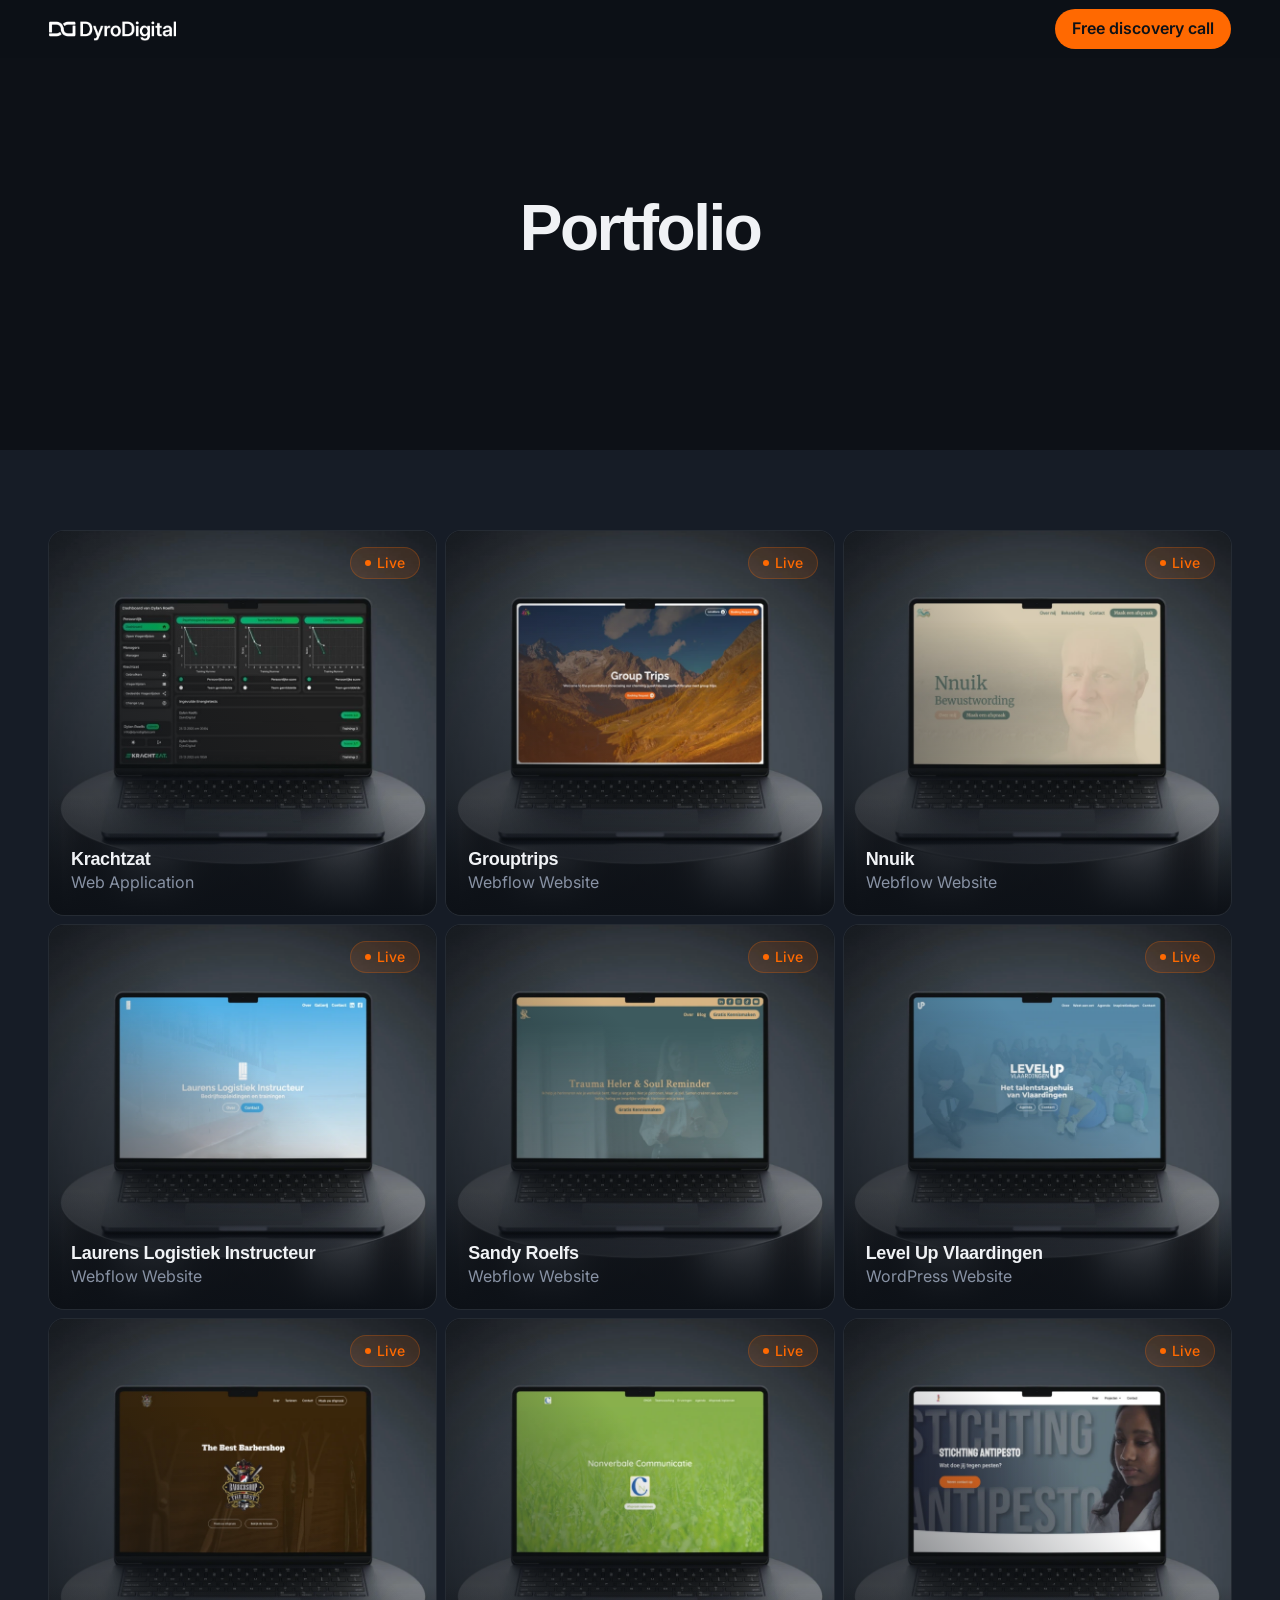
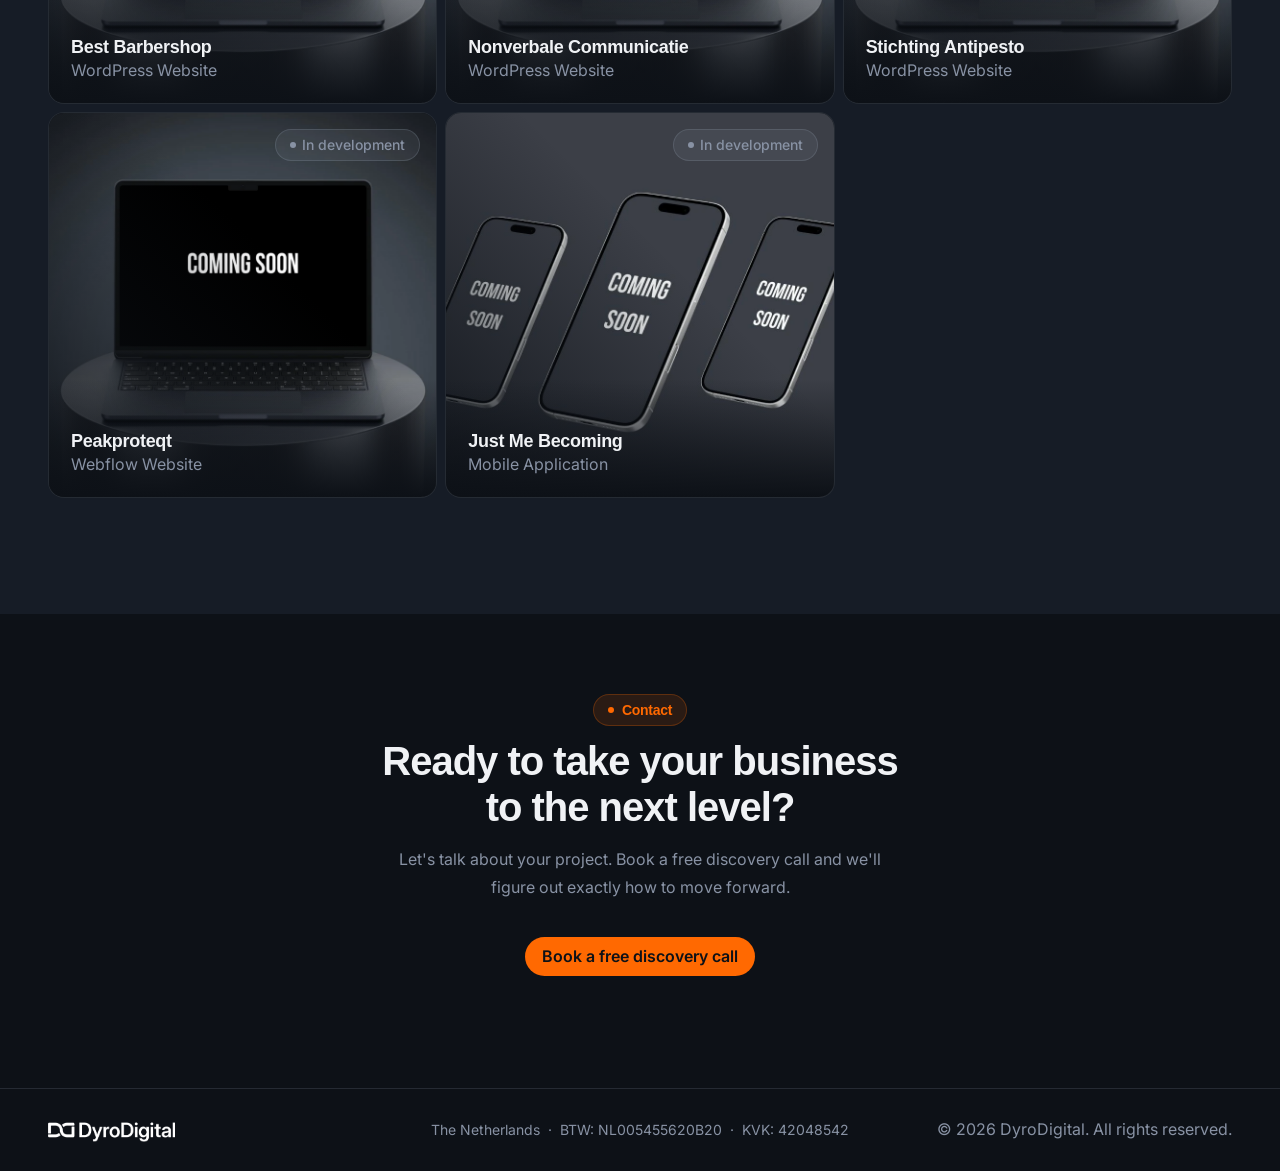
<file: portfolio.html>
<!DOCTYPE html>
<html lang="en">
<head>
<meta charset="UTF-8"/>
<meta name="viewport" content="width=device-width, initial-scale=1.0"/>
<title>Portfolio | DyroDigital — Web & App Projects</title>
<meta name="description" content="Browse all DyroDigital projects — custom web applications, Webflow websites, WordPress websites, and mobile applications. 20+ projects delivered."/>
<meta name="keywords" content="DyroDigital portfolio, web design projects, Webflow websites, WordPress websites, mobile app development, web application examples"/>
<meta name="author" content="Dylan Roelfs"/>
<meta name="robots" content="index, follow"/>
<link rel="canonical" href="https://dyrodigital.com/portfolio"/>

<!-- Open Graph -->
<meta property="og:type" content="website"/>
<meta property="og:url" content="https://dyrodigital.com/portfolio"/>
<meta property="og:site_name" content="DyroDigital"/>
<meta property="og:title" content="Portfolio | DyroDigital — Web & App Projects"/>
<meta property="og:description" content="Browse all DyroDigital projects — custom web applications, Webflow websites, WordPress websites, and mobile applications."/>
<meta property="og:image" content="https://dyrodigital.com/assets/images/logo/logo-square-orange.png"/>

<!-- Twitter Card -->
<meta name="twitter:card" content="summary"/>
<meta name="twitter:site" content="@dyrodigital"/>
<meta name="twitter:title" content="Portfolio | DyroDigital — Web & App Projects"/>
<meta name="twitter:description" content="Browse all DyroDigital projects — custom web applications, Webflow websites, WordPress websites, and mobile applications."/>
<meta name="twitter:image" content="https://dyrodigital.com/assets/images/logo/logo-square-orange.png"/>

<!-- Google Analytics -->
<script async src="https://www.googletagmanager.com/gtag/js?id=G-SEGFXCZLWB"></script>
<script>window.dataLayer=window.dataLayer||[];function gtag(){dataLayer.push(arguments);}gtag('js',new Date());gtag('config','G-SEGFXCZLWB');</script>

<link rel="sitemap" type="application/xml" href="/sitemap.xml"/>
<link rel="icon" type="image/png" href="assets/images/logo/logo-square-orange.png"/>
<link rel="preconnect" href="https://fonts.googleapis.com"/>
<link href="https://fonts.googleapis.com/css2?family=Inter:wght@400;500&family=Inter+Display:wght@500;600;700&display=swap" rel="stylesheet"/>
<link rel="stylesheet" href="https://cdnjs.cloudflare.com/ajax/libs/font-awesome/6.5.0/css/all.min.css"/>
<link rel="stylesheet" href="assets/css/style.css"/>
</head>
<body>
<div id="page-loader"><img src="assets/images/logo/logo-square-orange.png" alt=""/></div>
<div id="page-content">
<nav>
  <a href="/" class="nav-logo"><img src="assets/images/logo/logo-horizontal.png" alt="DyroDigital" class="nav-logo-img"/></a>
  <div></div>
  <a href="https://cal.eu/dyrodigital/free-discovery-call" class="nav-cta" target="_blank" rel="noopener">Free discovery call</a>
  <button class="nav-hamburger" id="navHamburger" aria-label="Menu">
    <span></span><span></span><span></span>
  </button>
</nav>

<div class="nav-mobile-menu" id="navMobileMenu">
  <a href="https://cal.eu/dyrodigital/free-discovery-call" class="btn-primary" target="_blank" rel="noopener">Free discovery call</a>
</div>

<!-- HERO -->
<section class="port-hero">
  <h1 class="hero-title">Portfolio</h1>
</section>

<!-- ALL PROJECTS -->
<section id="projects" style="background:var(--surface)">
  <div class="fade-in">
    <div class="portfolio-grid port-grid">
      <a href="#" class="proj-card" target="_blank" rel="noopener">
        <div class="proj-thumb">
          <img src="assets/images/portfolio/krachtzat.webp" alt="Krachtzat"/>
          <span class="proj-status proj-status--live"><span class="hero-dot"></span>Live</span>
          <div class="proj-overlay">
            <h4>Krachtzat</h4>
            <p class="text">Web Application</p>
          </div>
        </div>
      </a>
      <a href="https://grouptrips.ch/" class="proj-card" target="_blank" rel="noopener">
        <div class="proj-thumb">
          <img src="assets/images/portfolio/grouptrips.webp" alt="Grouptrips"/>
          <span class="proj-status proj-status--live"><span class="hero-dot"></span>Live</span>
          <div class="proj-overlay">
            <h4>Grouptrips</h4>
            <p class="text">Webflow Website</p>
          </div>
        </div>
      </a>
      <a href="https://nnuik.nl" class="proj-card" target="_blank" rel="noopener">
        <div class="proj-thumb">
          <img src="assets/images/portfolio/nnuik.webp" alt="Nnuik"/>
          <span class="proj-status proj-status--live"><span class="hero-dot"></span>Live</span>
          <div class="proj-overlay">
            <h4>Nnuik</h4>
            <p class="text">Webflow Website</p>
          </div>
        </div>
      </a>
      <a href="https://ll-instructeur.nl" class="proj-card" target="_blank" rel="noopener">
        <div class="proj-thumb">
          <img src="assets/images/portfolio/laurens_logistiek_instructeur.webp" alt="Laurens Logistiek Instructeur"/>
          <span class="proj-status proj-status--live"><span class="hero-dot"></span>Live</span>
          <div class="proj-overlay">
            <h4>Laurens Logistiek Instructeur</h4>
            <p class="text">Webflow Website</p>
          </div>
        </div>
      </a>
      <a href="https://sandyroelfs.com" class="proj-card" target="_blank" rel="noopener">
        <div class="proj-thumb">
          <img src="assets/images/portfolio/sandy_roelfs.webp" alt="Sandy Roelfs"/>
          <span class="proj-status proj-status--live"><span class="hero-dot"></span>Live</span>
          <div class="proj-overlay">
            <h4>Sandy Roelfs</h4>
            <p class="text">Webflow Website</p>
          </div>
        </div>
      </a>
      <a href="https://levelupvlaardingen.nl" class="proj-card" target="_blank" rel="noopener">
        <div class="proj-thumb">
          <img src="assets/images/portfolio/level_up_vlaardingen.webp" alt="Level Up Vlaardingen"/>
          <span class="proj-status proj-status--live"><span class="hero-dot"></span>Live</span>
          <div class="proj-overlay">
            <h4>Level Up Vlaardingen</h4>
            <p class="text">WordPress Website</p>
          </div>
        </div>
      </a>
      <a href="https://bestbarbershop.nl" class="proj-card" target="_blank" rel="noopener">
        <div class="proj-thumb">
          <img src="assets/images/portfolio/best_barbershop.webp" alt="Best Barbershop"/>
          <span class="proj-status proj-status--live"><span class="hero-dot"></span>Live</span>
          <div class="proj-overlay">
            <h4>Best Barbershop</h4>
            <p class="text">WordPress Website</p>
          </div>
        </div>
      </a>
      <a href="https://nonverbalecommunicatie.nu" class="proj-card" target="_blank" rel="noopener">
        <div class="proj-thumb">
          <img src="assets/images/portfolio/nonverbale_communicatie.webp" alt="Nonverbale Communicatie"/>
          <span class="proj-status proj-status--live"><span class="hero-dot"></span>Live</span>
          <div class="proj-overlay">
            <h4>Nonverbale Communicatie</h4>
            <p class="text">WordPress Website</p>
          </div>
        </div>
      </a>
      <a href="https://antipesto.nl" class="proj-card" target="_blank" rel="noopener">
        <div class="proj-thumb">
          <img src="assets/images/portfolio/stichting_antipesto.webp" alt="Stichting Antipesto"/>
          <span class="proj-status proj-status--live"><span class="hero-dot"></span>Live</span>
          <div class="proj-overlay">
            <h4>Stichting Antipesto</h4>
            <p class="text">WordPress Website</p>
          </div>
        </div>
      </a>
      <div class="proj-card">
        <div class="proj-thumb">
          <img src="assets/images/portfolio/coming_soon_web.webp" alt="Peakproteqt"/>
          <span class="proj-status proj-status--dev"><span class="hero-dot"></span>In development</span>
          <div class="proj-overlay">
            <h4>Peakproteqt</h4>
            <p class="text">Webflow Website</p>
          </div>
        </div>
      </div>
      <div class="proj-card">
        <div class="proj-thumb">
          <img src="assets/images/portfolio/coming_soon_mobile.webp" alt="Just Me Becoming"/>
          <span class="proj-status proj-status--dev"><span class="hero-dot"></span>In development</span>
          <div class="proj-overlay">
            <h4>Just Me Becoming</h4>
            <p class="text">Mobile Application</p>
          </div>
        </div>
      </div>
    </div>
  </div>
</section>

<!-- CONTACT -->
<section id="contact">
  <div class="fade-in">
    <div class="contact-inner">
      <div class="section-label" style="text-align:center">Contact</div>
      <div class="section-title" style="text-align:center">Ready to take your business<br>to the next level?</div>
      <p class="section-sub" style="text-align:center;margin:16px auto 36px">Let's talk about your project. Book a free discovery call and we'll figure out exactly how to move forward.</p>
      <a href="https://cal.eu/dyrodigital/free-discovery-call" class="btn-primary" target="_blank" rel="noopener" style="display:inline-block;margin-bottom:32px">Book a free discovery call</a>
    </div>
  </div>
</section>

<footer>
  <a href="/" class="nav-logo"><img src="assets/images/logo/logo-horizontal.png" alt="DyroDigital" class="nav-logo-img"/></a>
  <span class="footer-legal">The Netherlands &nbsp;·&nbsp; BTW: NL005455620B20 &nbsp;·&nbsp; KVK: 42048542</span>
  <span class="footer-copy">© 2026 DyroDigital. All rights reserved.</span>
</footer>

</div><!-- end #page-content -->
<script type="application/ld+json">
{
  "@context": "https://schema.org",
  "@graph": [
    {
      "@type": "Organization",
      "@id": "https://dyrodigital.com/#organization",
      "name": "DyroDigital",
      "url": "https://dyrodigital.com"
    },
    {
      "@type": "CollectionPage",
      "@id": "https://dyrodigital.com/portfolio/#webpage",
      "url": "https://dyrodigital.com/portfolio",
      "name": "Portfolio | DyroDigital — Web & App Projects",
      "description": "Browse all DyroDigital projects — custom web applications, Webflow websites, WordPress websites, and mobile applications.",
      "isPartOf": { "@id": "https://dyrodigital.com/#website" },
      "breadcrumb": {
        "@type": "BreadcrumbList",
        "itemListElement": [
          {
            "@type": "ListItem",
            "position": 1,
            "name": "Home",
            "item": "https://dyrodigital.com"
          },
          {
            "@type": "ListItem",
            "position": 2,
            "name": "Portfolio",
            "item": "https://dyrodigital.com/portfolio"
          }
        ]
      }
    },
    {
      "@type": "ItemList",
      "name": "DyroDigital Projects",
      "itemListElement": [
        { "@type": "ListItem", "position": 1, "name": "Krachtzat", "description": "Web Application" },
        { "@type": "ListItem", "position": 2, "name": "Grouptrips", "url": "https://grouptrips.ch", "description": "Webflow Website" },
        { "@type": "ListItem", "position": 3, "name": "Nnuik", "url": "https://nnuik.nl", "description": "Webflow Website" },
        { "@type": "ListItem", "position": 4, "name": "Laurens Logistiek Instructeur", "url": "https://ll-instructeur.nl", "description": "Webflow Website" },
        { "@type": "ListItem", "position": 5, "name": "Sandy Roelfs", "url": "https://sandyroelfs.com", "description": "Webflow Website" },
        { "@type": "ListItem", "position": 6, "name": "Level Up Vlaardingen", "url": "https://levelupvlaardingen.nl", "description": "WordPress Website" },
        { "@type": "ListItem", "position": 7, "name": "Best Barbershop", "url": "https://bestbarbershop.nl", "description": "WordPress Website" },
        { "@type": "ListItem", "position": 8, "name": "Nonverbale Communicatie", "url": "https://nonverbalecommunicatie.nu", "description": "WordPress Website" },
        { "@type": "ListItem", "position": 9, "name": "Stichting Antipesto", "url": "https://antipesto.nl", "description": "WordPress Website" },
        { "@type": "ListItem", "position": 10, "name": "Peakproteqt", "description": "Webflow Website — in development" },
        { "@type": "ListItem", "position": 11, "name": "Just Me Becoming", "description": "Mobile Application — in development" }
      ]
    }
  ]
}
</script>
<script src="assets/js/main.js"></script>
</body>
</html>
</file>
<file: assets/css/style.css>
*{margin:0;padding:0;box-sizing:border-box}

/* PAGE LOADER */
#page-loader{position:fixed;inset:0;z-index:9999;background:var(--bg);display:flex;align-items:center;justify-content:center;pointer-events:none}
#page-loader.fade-out{animation:loader-fade 0.6s ease-out forwards}
#page-loader img{width:3.5rem;height:3.5rem;animation:loader-spin 0.8s cubic-bezier(.4,0,.2,1) forwards}
@keyframes loader-spin{from{transform:rotate(0deg)}to{transform:rotate(360deg)}}
@keyframes loader-fade{from{opacity:1}to{opacity:0;visibility:hidden}}
@keyframes body-fadein{from{opacity:0}to{opacity:1}}
#page-content{opacity:0;animation:body-fadein 0.6s ease-out 0.9s both}
:root{
  --accent:#ff6901;
  --bg:#0d1117;
  --surface:#161c26;
  --text:#f0f2f5;
  --muted:#8892a4;
  --border:rgba(136,146,164,0.2);
}
html{scroll-behavior:smooth}
body{background:var(--bg);color:var(--text);font-family:'Inter',sans-serif;font-size:1rem;line-height:1.6;overflow-x:hidden}
h1,.hero-title{font-family:'Inter Display',sans-serif;font-size:4rem;font-weight:700;letter-spacing:-2.5px;line-height:1.05}
h2,.section-title{font-family:'Inter Display',sans-serif;font-size:2.5rem;font-weight:700;letter-spacing:-1px;line-height:1.15}
h3{font-family:'Inter Display',sans-serif;font-size:1.75rem;font-weight:600;letter-spacing:-0.5px;line-height:1.2}
h4,.stat-num{font-family:'Inter Display',sans-serif;font-size:1.125rem;font-weight:600;letter-spacing:-0.3px;line-height:1.2}
p,li,a{font-family:'Inter',sans-serif;font-size:1rem}

/* CONTAINER */
.container{width:calc(min(100%,1400px) - 3rem * 2);margin-left:auto;margin-right:auto}
@media(max-width:1024px){.container{width:calc(min(100%,1400px) - 2rem * 2)}}
@media(max-width:768px){.container{width:calc(100% - 1rem * 2)}}

/* NAV */
nav{position:fixed;top:0;left:0;right:0;z-index:100;background:rgba(13,17,23,0.85);backdrop-filter:blur(20px);-webkit-backdrop-filter:blur(20px);border:1px solid transparent;border-radius:0;padding:0 max(3rem, calc((100% - 1400px) / 2));height:3.625rem;display:grid;grid-template-columns:1fr auto 1fr;align-items:center;transition:top .35s ease,left .35s ease,right .35s ease,padding .35s ease,height .35s ease,border-radius .35s ease,box-shadow .35s ease,background .35s ease,border-color .35s ease}
nav.floating{top:0.875rem;left:max(3rem, calc((100% - 1400px) / 2));right:max(3rem, calc((100% - 1400px) / 2));height:auto;padding:0.625rem 0.875rem;border-radius:999px;border-color:var(--border);box-shadow:0 0.5rem 2rem rgba(0,0,0,0.45);background:rgba(13,17,23,0.92)}
.nav-logo{justify-self:start;text-decoration:none;display:flex;align-items:center}
.nav-logo-img{height:1.5rem;width:auto;display:block}
.nav-links{display:flex;gap:1.75rem;list-style:none;justify-self:center}
.nav-links a{color:var(--muted);text-decoration:none;font-size:1rem;display:inline-block;vertical-align:middle}
.nl-wrap{display:inline-block;overflow:hidden;height:1.2em;position:relative;line-height:1.2}
.nl-top,.nl-bot{display:block;transition:transform 0.4s cubic-bezier(.4,0,.2,1)}
.nl-top{transform:translateY(0)}
.nl-bot{position:absolute;top:0;left:0;transform:translateY(100%);color:var(--text)}
.nav-links a:hover .nl-top{transform:translateY(-100%)}
.nav-links a:hover .nl-bot{transform:translateY(0)}
.nav-cta{background:var(--accent);color:var(--bg);border:1px solid transparent;padding:0.375rem 1rem;border-radius:999px;font-size:1rem;font-weight:600;cursor:pointer;text-decoration:none;transition:opacity 0.35s ease-out;justify-self:end}
.nav-cta:hover{opacity:.85}
@media(max-width:1024px){nav{padding:0 2rem;grid-template-columns:1fr auto}nav.floating{left:2rem;right:2rem;padding:0.625rem 0.875rem}}
@media(max-width:768px){nav{padding:0 1rem}nav.floating{left:1rem;right:1rem}}

/* HERO */
.hero{min-height:100vh;display:flex;flex-direction:column;align-items:center;justify-content:center;text-align:center;padding:7.5rem max(3rem, calc((100% - 1400px) / 2)) 5rem;position:relative}
@media(max-width:1024px){.hero{padding:7.5rem 2rem 5rem}}
@media(max-width:768px){.hero{padding:6.25rem 1rem 3.75rem}}
#heroCanvas{position:absolute;inset:0;width:100%;height:100%;pointer-events:none;z-index:0}
.hero>*:not(#heroCanvas){position:relative;z-index:1}
.hero-badge{display:inline-flex;align-items:center;gap:0.5rem;background:rgba(255,105,1,0.12);border:1px solid rgba(255,105,1,0.25);border-radius:999px;padding:0.25rem 0.875rem;font-size:0.875rem;color:var(--accent);margin-bottom:2rem}
.hero-dot{width:0.375rem;height:0.375rem;background:var(--accent);border-radius:50%;animation:pulse 2s infinite}
@keyframes pulse{0%,100%{opacity:1}50%{opacity:.35}}
.hero-title{margin-bottom:1.5rem}
.hero-title .accent{color:var(--accent)}
.hero-sub{font-size:1rem;color:var(--muted);max-width:36.25rem;margin:0 auto 2.75rem;line-height:1.7}
.hero-btns{display:flex;gap:0.875rem;flex-wrap:wrap;justify-content:center}
.btn-primary{background:var(--accent);color:var(--bg);border:1px solid transparent;padding:0.375rem 1rem;border-radius:999px;font-size:1rem;font-weight:600;cursor:pointer;text-decoration:none;transition:transform 0.35s ease-out,opacity 0.35s ease-out;display:inline-block}
.btn-primary:hover{transform:translateY(-1px);opacity:.9}
.btn-ghost{background:transparent;color:var(--text);border:1px solid var(--border);padding:0.375rem 1rem;border-radius:999px;font-size:1rem;font-weight:500;cursor:pointer;text-decoration:none;transition:background 0.35s ease-out,border-color 0.35s ease-out,color 0.35s ease-out;display:inline-block}
.btn-ghost:hover{background:var(--surface);border-color:rgba(136,146,164,0.4)}
.hero-scroll{position:absolute;bottom:2.25rem;left:50%;transform:translateX(-50%);width:1px;height:3rem;background:linear-gradient(to bottom,var(--accent),transparent);animation:scrollAnim 2s ease-in-out infinite}
@keyframes scrollAnim{0%{opacity:1}100%{opacity:0;transform:translateX(-50%) translateY(1rem)}}

/* SECTIONS */
section{padding:5rem max(3rem, calc((100% - 1400px) / 2))}
@media(max-width:1024px){section{padding:2.5rem 2rem}}
@media(max-width:768px){section{padding:2.5rem 1rem}}
.section-label{font-family:'Inter Display',sans-serif;font-size:0.875rem;font-weight:600;letter-spacing:-0.3px;color:var(--accent);margin-bottom:0.75rem;display:inline-flex;align-items:center;gap:0.5rem;background:rgba(255,105,1,0.12);border:1px solid rgba(255,105,1,0.25);border-radius:999px;padding:0.25rem 0.875rem}
.section-label::before{content:'';width:0.375rem;height:0.375rem;background:var(--accent);border-radius:50%;animation:pulse 2s infinite;flex-shrink:0}
.section-title{margin-bottom:0.875rem}
.section-sub{color:var(--muted);font-size:1rem;max-width:31.25rem;line-height:1.7}
.section-head{margin-bottom:3.25rem}
.fade-in{opacity:0;transform:translateY(1.25rem);transition:opacity .65s ease,transform .65s ease}
.fade-in.visible{opacity:1;transform:none}

/* PROCESS */
#process{background:var(--bg)}
.stepper-nav{position:relative;display:flex;justify-content:space-between;align-items:flex-start;margin-bottom:1.5rem}
.stepper-nav::before{content:'';position:absolute;top:1.375rem;left:1.375rem;right:1.375rem;height:2px;background:var(--border);transform:translateY(-50%);z-index:0}
.stepper-progress{position:absolute;top:1.375rem;left:1.375rem;height:2px;background:var(--accent);transform:translateY(-50%);z-index:0;transition:width 0.45s ease-out}
.stepper-item{display:flex;flex-direction:column;align-items:center;gap:0.5rem}
.stepper-dot{position:relative;z-index:1;width:2.75rem;height:2.75rem;border-radius:50%;background:var(--bg);border:2px solid var(--border);display:flex;align-items:center;justify-content:center;font-size:0.75rem;font-weight:700;line-height:1;padding-top:0.2rem;color:var(--muted);cursor:pointer;transition:border-color 0.35s ease-out,color 0.35s ease-out,background 0.35s ease-out,box-shadow 0.35s ease-out;flex-shrink:0}
.stepper-dot:hover{border-color:rgba(255,105,1,0.5);color:var(--accent)}
.stepper-dot.done{background:var(--accent);border-color:var(--accent);color:var(--bg)}
.stepper-dot.active{border-color:var(--accent);color:var(--accent);box-shadow:0 0 0 4px rgba(255,105,1,0.15)}
.stepper-label{font-size:0.7rem;color:var(--muted);text-align:center;white-space:nowrap;transition:color 0.35s ease-out}
.stepper-label.active{color:var(--accent);font-weight:600}
.stepper-card{background:var(--surface);border:1px solid var(--border);border-radius:1rem;padding:1.5rem 2rem;display:flex;align-items:flex-start}
.stepper-card-content{flex:1;transition:opacity 0.35s ease-out,transform 0.35s ease-out}
.stepper-card-step{font-size:1rem;color:var(--accent);margin:0;line-height:1.4}
.stepper-card-title{font-size:1.125rem;font-weight:600;letter-spacing:-0.3px;line-height:1.2;margin:0 0 0.75rem;color:var(--text)}
.stepper-card-text{font-size:0.95rem;color:var(--muted);line-height:1.7}
.stepper-controls{display:flex;justify-content:space-between;align-items:center;margin-top:1.25rem}
.stepper-btn{display:flex;align-items:center;gap:0.5rem;background:none;border:1px solid var(--border);border-radius:999px;padding:0.625rem 1.25rem;font-size:0.875rem;color:var(--muted);cursor:pointer;transition:border-color 0.35s ease-out,color 0.35s ease-out;font-family:inherit}
.stepper-btn:hover{border-color:rgba(255,105,1,0.4);color:var(--accent)}
.stepper-btn:disabled{opacity:0.25;cursor:default;pointer-events:none}
.stepper-btn svg{width:1rem;height:1rem}
.stepper-counter{font-size:0.8rem;color:var(--muted)}
.stepper-counter span{color:var(--accent);font-weight:600}
@media(max-width:768px){.stepper-label{display:none}}

/* ABOUT */
.about-inner{display:grid;grid-template-columns:0.6fr 1.4fr;gap:4rem;align-items:center}
@media(max-width:768px){.about-inner{grid-template-columns:1fr;gap:2rem}}
.about-photo{border-radius:1rem;overflow:hidden;aspect-ratio:1/1}
.about-photo img{width:100%;height:100%;object-fit:cover;display:block}
.about-text{display:flex;flex-direction:column;gap:1.25rem}
.about-text p{font-size:1rem;color:var(--muted);line-height:1.8;margin:0}
.about-location{align-self:flex-start;display:inline-flex;align-items:center;gap:0.5rem;background:rgba(136,146,164,0.08);border:1px solid var(--border);border-radius:999px;padding:0.375rem 1rem;font-size:0.875rem;color:var(--muted)}

/* SERVICES */
#services{background:var(--surface)}
.services-grid{display:grid;grid-template-columns:repeat(auto-fit,minmax(18.75rem,1fr));gap:0.5rem}
.svc-card{background:var(--bg);border:1px solid var(--border);border-radius:1rem;padding:2rem;transition:border-color 0.35s ease-out,transform 0.35s ease-out;display:block}
.svc-card:hover{border-color:rgba(255,105,1,0.35);transform:translateY(-3px)}
.svc-card:hover .svc-tag{color:var(--accent);background:rgba(255,105,1,0.08);border-color:rgba(255,105,1,0.3)}
.svc-card:hover .svc-tag:nth-child(1){transition-delay:0ms}
.svc-card:hover .svc-tag:nth-child(2){transition-delay:150ms}
.svc-card:hover .svc-tag:nth-child(3){transition-delay:300ms}
.svc-card:hover .svc-tag:nth-child(4){transition-delay:450ms}
.svc-icon{width:2.75rem;height:2.75rem;background:rgba(255,105,1,0.12);border-radius:1rem;display:flex;align-items:center;justify-content:center;font-size:1.25rem;margin-bottom:1.25rem}
.svc-card h3{margin-bottom:0.625rem;color:var(--text)}
.svc-card p{font-size:1rem;color:var(--muted);line-height:1.7;margin-bottom:1.25rem}
.svc-tags{display:flex;flex-wrap:wrap;gap:0.5rem}
.svc-tag{font-size:0.875rem;color:var(--muted);background:rgba(136,146,164,0.08);border:1px solid rgba(136,146,164,0.2);border-radius:999px;padding:0.25rem 0.875rem;transition:color 0.35s ease-out,background 0.35s ease-out,border-color 0.35s ease-out}

/* STATS */
.stats-grid{display:grid;grid-template-columns:repeat(3,1fr);gap:0.5rem}
.stat-card{background:var(--surface);border:1px solid var(--border);border-radius:1rem;padding:1.75rem 1.25rem;text-align:center}
.stat-num{font-size:2.5rem;font-weight:700;letter-spacing:-1px;line-height:1;color:var(--accent);display:flex;align-items:baseline;justify-content:center;gap:0.25rem}
.stat-suffix{font-size:1.75rem;font-weight:600;color:var(--accent)}
.stat-label{font-size:1rem;color:var(--muted);margin-top:0.5rem;line-height:1.4}
@media(max-width:600px){.stats-grid{grid-template-columns:1fr}}

/* PORTFOLIO */
#portfolio{background:var(--surface)}
.portfolio-grid{display:grid;grid-template-columns:repeat(auto-fit,minmax(18.75rem,1fr));gap:0.5rem;margin-bottom:2.25rem}
.proj-card{background:var(--bg);border:1px solid var(--border);border-radius:1rem;overflow:hidden;transition:transform 0.35s ease-out,border-color 0.35s ease-out;text-decoration:none;display:block}
.proj-card:hover{transform:translateY(-4px);border-color:rgba(255,105,1,0.3)}
.proj-card:hover .svc-tag{color:var(--accent);background:rgba(255,105,1,0.08);border-color:rgba(255,105,1,0.3)}
.proj-thumb{height:24rem;position:relative;overflow:hidden}
.proj-thumb img{position:absolute;inset:0;width:100%;height:100%;object-fit:cover;display:block}
.proj-thumb::after{content:'';position:absolute;inset:0;background:linear-gradient(to top right,rgba(13,17,23,0.85) 0%,rgba(13,17,23,0) 60%);z-index:1;transition:opacity 0.35s ease-out}
.proj-card:hover .proj-thumb::after{opacity:0.35}
.proj-overlay{position:absolute;bottom:0;left:0;right:0;padding:3.25rem 1.375rem 1.375rem;z-index:2;display:flex;flex-direction:column;align-items:flex-start;gap:0;background:linear-gradient(to top,var(--bg) 0%,transparent 100%)}
.proj-overlay h3{color:var(--text);margin-bottom:0}
.portfolio-cta{text-align:center}

/* FAQ */
.faq-list{display:flex;flex-direction:column;gap:0.625rem}
.faq-item{border:1px solid var(--border);border-radius:1rem;padding:0 1.375rem;transition:border-color 0.35s ease-out}
.faq-item.open{border-color:rgba(255,105,1,0.3)}
.faq-q{width:100%;background:none;border:none;color:var(--text);font-family:'Inter',sans-serif;font-size:1rem;font-weight:500;text-align:left;padding:1.25rem 0;cursor:pointer;display:flex;justify-content:space-between;align-items:center;gap:1rem}
.faq-icon{width:1.625rem;height:1.625rem;border:1px solid var(--border);border-radius:50%;display:flex;align-items:center;justify-content:center;flex-shrink:0;color:var(--muted);font-size:1.25rem;line-height:1;transition:transform .4s cubic-bezier(.4,0,.2,1),color 0.35s ease-out,border-color 0.35s ease-out}
.faq-item.open .faq-icon{transform:rotate(45deg);color:var(--accent);border-color:rgba(255,105,1,0.3)}
.faq-a{overflow:hidden;max-height:0;transition:max-height 0.4s ease-in-out}
.faq-a-inner{padding:0.5rem 0 1.25rem;line-height:1.8}

/* TESTIMONIALS */
#testimonials{background:var(--surface)}
.testi-header{display:flex;justify-content:space-between;align-items:flex-end;margin-bottom:2rem}
.testi-nav{display:flex;gap:0.5rem}
.testi-btn{width:3rem;height:3rem;border-radius:1rem;background:var(--bg);border:1px solid var(--border);color:var(--text);font-size:1.125rem;cursor:pointer;display:flex;align-items:center;justify-content:center;transition:border-color 0.35s ease-out,background 0.35s ease-out;line-height:1;flex-shrink:0}
.testi-btn:hover{border-color:rgba(255,105,1,0.4);background:var(--bg)}
.testi-btn:disabled{opacity:.3;cursor:default}
.testi-track-wrap{overflow:hidden;border-radius:1rem;cursor:grab;user-select:none}
.testi-track-wrap.dragging{cursor:grabbing}
.testi-track{display:flex;gap:0.5rem;transition:transform .45s cubic-bezier(.4,0,.2,1)}
.testi-card{background:var(--bg);border:1px solid var(--border);border-radius:1rem;padding:1.75rem;display:flex;flex-direction:column;gap:1rem;min-width:100%;box-sizing:border-box}
.testi-stars{color:var(--accent);font-size:1rem;letter-spacing:0.125rem}
.testi-text{flex:1;line-height:1.8;color:var(--muted)}
.testi-author{display:flex;align-items:center;gap:0.75rem}
.testi-avatar{width:2.75rem;height:2.75rem;border-radius:50%;background:rgba(255,105,1,0.15);display:flex;align-items:center;justify-content:center;font-size:1rem;font-weight:600;color:var(--accent);flex-shrink:0;overflow:hidden}
.testi-avatar img{width:100%;height:100%;object-fit:cover;border-radius:50%}
.testi-author h4{color:var(--text)}
.text{font-size:1rem;color:var(--muted);margin:0;line-height:1.4}
.testi-dots{display:flex;gap:0.375rem;margin-top:1.25rem;justify-content:center}
.testi-dot{width:0.375rem;height:0.375rem;border-radius:50%;background:var(--border);transition:background .3s,width .3s}
.testi-dot.active{background:var(--accent);width:1.25rem;border-radius:0.25rem}

/* CONTACT */
.contact-inner{max-width:37.5rem;margin:0 auto;text-align:center}
.contact-inner .section-sub{margin:0 auto 2.5rem}
.contact-links{display:grid;grid-template-columns:repeat(3,1fr);gap:0.5rem;margin-top:0.5rem}
.contact-link{display:flex;align-items:center;justify-content:space-between;gap:0.5rem;background:var(--surface);border:1px solid var(--border);border-radius:1rem;padding:0.625rem 1rem;font-size:0.875rem;color:var(--muted);text-decoration:none;transition:border-color 0.35s ease-out,color 0.35s ease-out}
.contact-link:hover{border-color:rgba(255,105,1,0.4);color:var(--accent)}
.contact-link svg{width:1rem;height:1rem;fill:currentColor;flex-shrink:0}

/* BOOKING WIDGET */
/* BOOKING WIDGET */
.booking-widget{width:100%;background:var(--surface);border:1px solid var(--border);border-radius:1rem;padding:0;box-sizing:border-box;margin-top:2rem;overflow:hidden}
.booking-grid{display:grid;grid-template-columns:repeat(3,1fr)}
.booking-label{font-family:'Inter Display',sans-serif;font-size:1rem;font-weight:600;color:var(--text);margin:0 0 1rem;letter-spacing:-0.3px}

/* Left info column */
.booking-info{padding:1.75rem 1.5rem;position:relative;display:flex;flex-direction:column;gap:0.75rem}
.booking-info::after{content:'';position:absolute;right:0;top:0;bottom:0;width:1px;background:var(--border)}
.booking-info-org{font-size:0.875rem;color:var(--muted);margin:0}
.booking-info-title{font-family:'Inter Display',sans-serif;font-size:1.25rem;font-weight:600;color:var(--text);letter-spacing:-0.3px;margin:0}
.booking-info-meta{display:flex;flex-direction:column;align-items:flex-start;gap:0.5rem;margin-top:0.5rem}
.booking-tag{display:inline-flex;align-items:center;gap:0.4rem;background:rgba(136,146,164,0.08);border:1px solid rgba(136,146,164,0.2)}
.booking-tag svg{width:0.8125rem;height:0.8125rem;stroke:currentColor;flex-shrink:0}

/* Middle calendar column */
.booking-cal{padding:1.75rem 1.5rem;position:relative}
.booking-cal::after{content:'';position:absolute;right:0;top:0;bottom:0;width:1px;background:var(--border)}
.cal-nav{display:flex;align-items:center;justify-content:space-between;margin-bottom:1rem}
.cal-nav-btn{background:rgba(136,146,164,0.08);border:1px solid rgba(136,146,164,0.2);border-radius:999px;width:2rem;height:2rem;display:flex;align-items:center;justify-content:center;color:var(--muted);cursor:pointer;transition:color 0.35s ease-out,background 0.35s ease-out,border-color 0.35s ease-out;font-size:1rem;line-height:1}
.cal-nav-btn:hover{border-color:var(--accent);color:var(--accent)}
.cal-nav-btn:disabled{opacity:0.3;cursor:default;pointer-events:none}
.cal-month{font-family:'Inter Display',sans-serif;font-size:1rem;font-weight:600;color:var(--text)}
.cal-weekdays{display:grid;grid-template-columns:repeat(7,1fr);gap:2px;margin-bottom:0.25rem}
.cal-weekdays span{text-align:center;font-size:0.75rem;color:var(--muted);font-weight:500;height:2rem;display:flex;align-items:center;justify-content:center}
.cal-days{display:grid;grid-template-columns:repeat(7,1fr);grid-auto-rows:2.25rem;gap:2px}
.cal-day{width:100%;height:100%;display:flex;align-items:center;justify-content:center;border-radius:0.5rem;font-size:0.875rem;cursor:pointer;color:var(--text);transition:background 0.2s ease-out,color 0.2s ease-out;border:none;background:transparent;font-family:'Inter',sans-serif}
.cal-day:focus{outline:none}
.cal-day:hover:not(.cal-disabled):not(.cal-empty):not(.cal-selected){background:var(--bg)}
.cal-day.cal-selected{background:var(--accent);color:var(--text)}
.cal-day.cal-today:not(.cal-selected){position:relative}
.cal-day.cal-today:not(.cal-selected)::after{content:'';position:absolute;bottom:3px;left:50%;transform:translateX(-50%);width:4px;height:4px;border-radius:50%;background:var(--accent)}
.cal-day.cal-disabled{color:var(--border);cursor:default;pointer-events:none}
.cal-day.cal-empty{pointer-events:none}

/* Right slots/form column */
.booking-right{padding:1.75rem 1.5rem;display:flex;flex-direction:column}
.booking-placeholder{display:flex;align-items:center;justify-content:center;flex:1;min-height:10rem}
.booking-slots{display:grid;grid-template-columns:1fr 1fr;gap:0.5rem}
.slot-btn{width:100%;padding:0.25rem 0.875rem;background:rgba(136,146,164,0.08);border:1px solid rgba(136,146,164,0.2);border-radius:999px;color:var(--muted);font-size:0.875rem;cursor:pointer;transition:color 0.35s ease-out,background 0.35s ease-out,border-color 0.35s ease-out;font-family:'Inter',sans-serif}
.slot-btn:hover:not(:disabled){border-color:var(--accent);color:var(--accent)}
.slot-btn.slot-booked{opacity:0.35;cursor:not-allowed;text-decoration:line-through}
.form-field{display:flex;flex-direction:column;gap:0.375rem;margin-bottom:0.875rem}
.form-label{font-size:0.875rem;color:var(--muted);font-weight:500}
.form-input{background:var(--bg);border:1px solid var(--border);border-radius:0.5rem;padding:0.625rem 0.875rem;color:var(--text);font-size:1rem;font-family:'Inter',sans-serif;transition:border-color 0.35s ease-out;outline:none;width:100%;box-sizing:border-box}
.form-input:focus{border-color:var(--accent)}
.form-textarea{min-height:5.5rem;resize:vertical}
.booking-form-btns{display:flex;gap:0.75rem;margin-top:0.25rem;flex-wrap:wrap}
.booking-confirm{text-align:center;padding:2rem 1rem;display:flex;flex-direction:column;align-items:center;gap:0.75rem}
.booking-confirm-icon{width:3rem;height:3rem;background:var(--bg);border:1px solid var(--accent);border-radius:50%;display:flex;align-items:center;justify-content:center;font-size:1.125rem;color:var(--accent)}
.booking-confirm h4{margin:0}
.hidden{display:none!important}
@media(max-width:1024px){
  .booking-grid{grid-template-columns:1fr 1fr}
  .booking-info{grid-column:1/-1;border-bottom:1px solid var(--border);flex-direction:row;flex-wrap:wrap;gap:1.25rem;align-items:flex-start}
  .booking-info::after{display:none}
  .booking-info-meta{flex-direction:row;flex-wrap:wrap;gap:0.75rem;margin-top:0}
  .booking-cal::after{content:'';position:absolute;right:0;top:0;bottom:0;width:1px;background:var(--border)}
}
@media(max-width:768px){
  .svc-tags{flex-direction:column;gap:0.5rem}
  .svc-tag{width:100%;text-align:center}
  .booking-grid{grid-template-columns:1fr}
  .booking-info{flex-direction:column;gap:0.75rem}
  .booking-info-meta{flex-direction:column}
  .booking-cal{border-bottom:1px solid var(--border)}
  .booking-cal::after{display:none}
  .booking-right{border-top:none}
}

/* 404 */
.not-found-hero{min-height:calc(100vh - 6rem);display:flex;flex-direction:column;align-items:center;justify-content:center;text-align:center;padding:6rem max(3rem, calc((100% - 1400px) / 2))}
.not-found-code{font-family:'Inter Display',sans-serif;font-size:9rem;font-weight:700;color:var(--accent);line-height:1;letter-spacing:-4px}
.not-found-hero h1{margin-top:-1rem}

/* FOOTER */
footer{border-top:1px solid var(--border);padding:1.75rem max(3rem, calc((100% - 1400px) / 2));display:grid;grid-template-columns:1fr auto 1fr;align-items:center;font-size:1rem;color:var(--muted)}
.footer-icons{display:flex;gap:0.5rem;justify-content:center}
.footer-icon-btn{display:flex;align-items:center;justify-content:center;width:2.125rem;height:2.125rem;border-radius:999px;border:1px solid var(--border);background:transparent;color:var(--muted);transition:border-color 0.35s ease-out,color 0.35s ease-out}
.footer-icon-btn:hover{border-color:rgba(255,105,1,0.4);color:var(--accent)}
.footer-icon-btn svg{width:0.9375rem;height:0.9375rem;fill:currentColor;flex-shrink:0}
.footer-copy{color:var(--muted);font-size:1rem;justify-self:end}
.footer-legal{color:var(--muted);font-size:0.875rem;text-align:center;justify-self:center}

/* HAMBURGER */
.nav-hamburger{display:none;flex-direction:column;justify-content:center;gap:5px;background:none;border:none;cursor:pointer;padding:0.25rem;justify-self:end}
.nav-hamburger span{display:block;width:1.375rem;height:2px;background:var(--text);border-radius:999px;transition:transform 0.35s ease-out,opacity 0.35s ease-out}
.nav-hamburger.open span:nth-child(1){transform:translateY(7px) rotate(45deg)}
.nav-hamburger.open span:nth-child(2){opacity:0}
.nav-hamburger.open span:nth-child(3){transform:translateY(-7px) rotate(-45deg)}

/* MOBILE MENU */
.nav-mobile-menu{position:fixed;inset:0;z-index:99;background:var(--bg);display:flex;flex-direction:column;align-items:center;justify-content:center;gap:2.5rem;opacity:0;pointer-events:none;transition:opacity 0.35s ease-out}
.nav-mobile-menu.open{opacity:1;pointer-events:all}
.mobile-links{list-style:none;display:flex;flex-direction:column;align-items:center;gap:2rem}
.mobile-links a{font-family:'Inter Display',sans-serif;font-size:2rem;font-weight:600;color:var(--muted);text-decoration:none;transition:color 0.35s ease-out;letter-spacing:-0.5px}
.mobile-links a:hover{color:var(--text)}
.nav-mobile-menu .btn-primary{font-size:1.25rem;padding:0.625rem 1.75rem}

/* PORTFOLIO PAGE */
.port-hero{min-height:50vh;display:flex;flex-direction:column;align-items:center;justify-content:center;padding:6rem max(3rem, calc((100% - 1400px) / 2)) 4rem;text-align:center;background:var(--bg)}
.port-hero .hero-sub{margin:1rem auto 0}
.port-grid{grid-template-columns:repeat(3,1fr)}
.proj-ph{background:var(--bg)}
.proj-ph::before{content:attr(data-letter);position:absolute;inset:0;display:flex;align-items:center;justify-content:center;font-family:'Inter Display',sans-serif;font-size:6rem;font-weight:700;color:rgba(255,105,1,0.12);z-index:0;letter-spacing:-4px}
.proj-status{position:absolute;top:1rem;right:1rem;z-index:3;display:inline-flex;align-items:center;gap:0.375rem;border-radius:999px;padding:0.25rem 0.875rem;font-size:0.875rem;font-weight:500}
.proj-status--live{background:rgba(255,105,1,0.12);border:1px solid rgba(255,105,1,0.25);color:var(--accent)}
.proj-status--dev{background:rgba(136,146,164,0.12);border:1px solid rgba(136,146,164,0.25);color:var(--muted)}
.proj-status--dev .hero-dot{background:var(--muted);animation:none}
.proj-overlay h4{color:var(--text)}
@media(max-width:1024px){.port-grid{grid-template-columns:repeat(2,1fr)}.port-hero{padding:5rem 2rem 3rem}}
@media(max-width:600px){.port-grid{grid-template-columns:1fr}.port-hero{padding:4rem 1rem 2.5rem}}

/* RESPONSIVE */
@media(max-width:1024px){
  footer{padding:1.75rem 2rem}
  .nav-links{display:none}
  .nav-cta{display:none}
  .nav-hamburger{display:flex}
}
@media(max-width:768px){
  .testi-header{flex-direction:column;align-items:flex-start;gap:1.25rem}
  footer{display:flex;flex-direction:column;gap:1rem;align-items:center;padding:1.75rem 1rem;text-align:center}
  .footer-copy{justify-self:unset}
  .contact-links{grid-template-columns:1fr}
}
</file>
